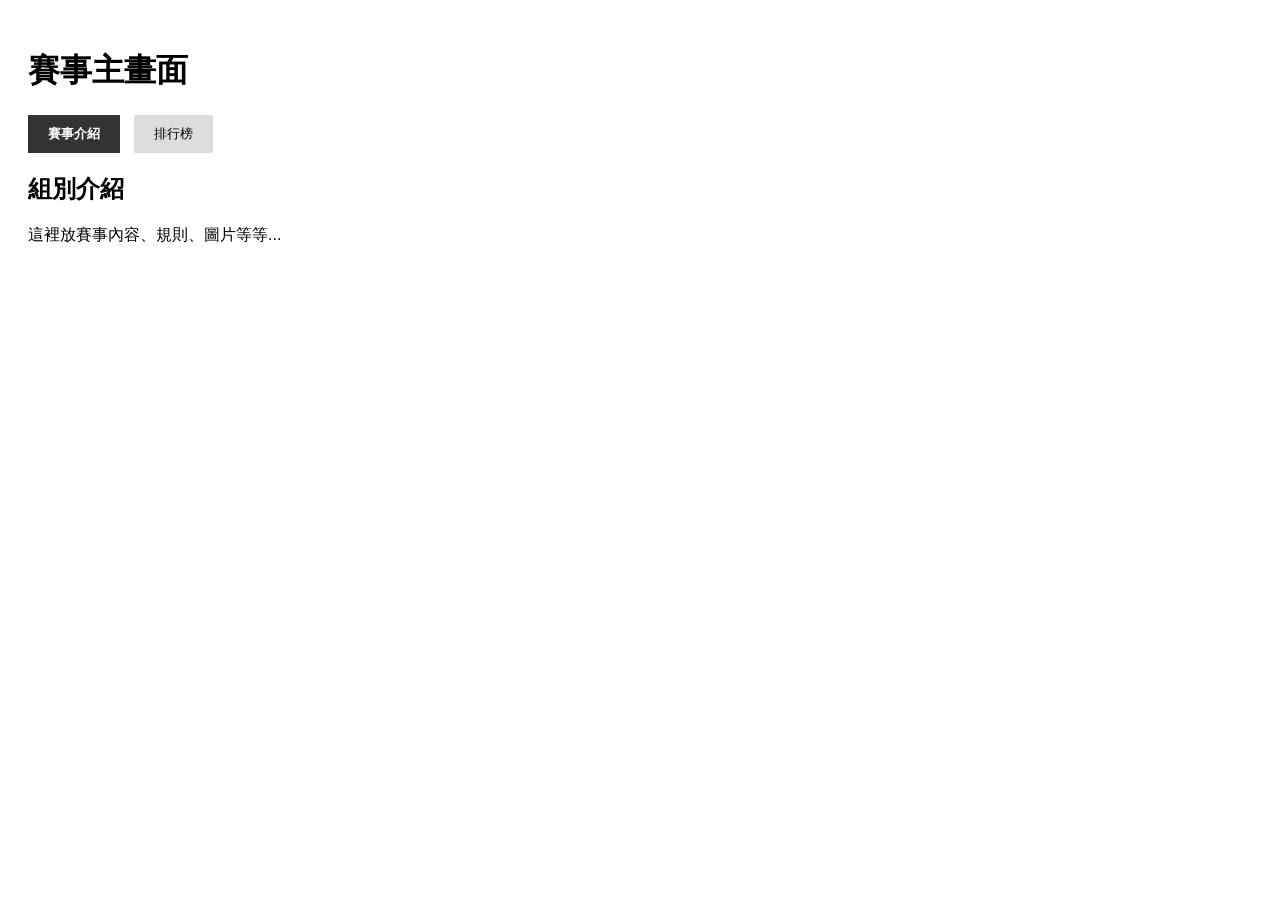
<file: exe/main/index.html>
<!DOCTYPE html>
<html lang="zh-Hant">
<head>
  <meta charset="UTF-8">
  <title>賽事主頁</title>

  <!-- 主網站 CSS -->
  <link rel="stylesheet" href="main.css">
</head>

<body>
  <h1>賽事主畫面</h1>

  <!-- 頁籤 -->
  <div id="tabs">
    <button class="active" data-target="intro">賽事介紹</button>
    <button data-target="leaderboard">排行榜</button>
  </div>

  <!-- 介紹內容 -->
  <div id="intro">
    <h2>組別介紹</h2>
    <p>這裡放賽事內容、規則、圖片等等...</p>
  </div>

  <!-- 排行榜 iframe（預設隱藏） -->
  <iframe
    id="leaderboard-frame"
    src="../leaderboard/leaderboard.html"
    style="display:none; width:100%; height:900px; border:none;">
  </iframe>

  <!-- 主網站 JS -->
  <script src="main.js"></script>
</body>
</html>
</file>
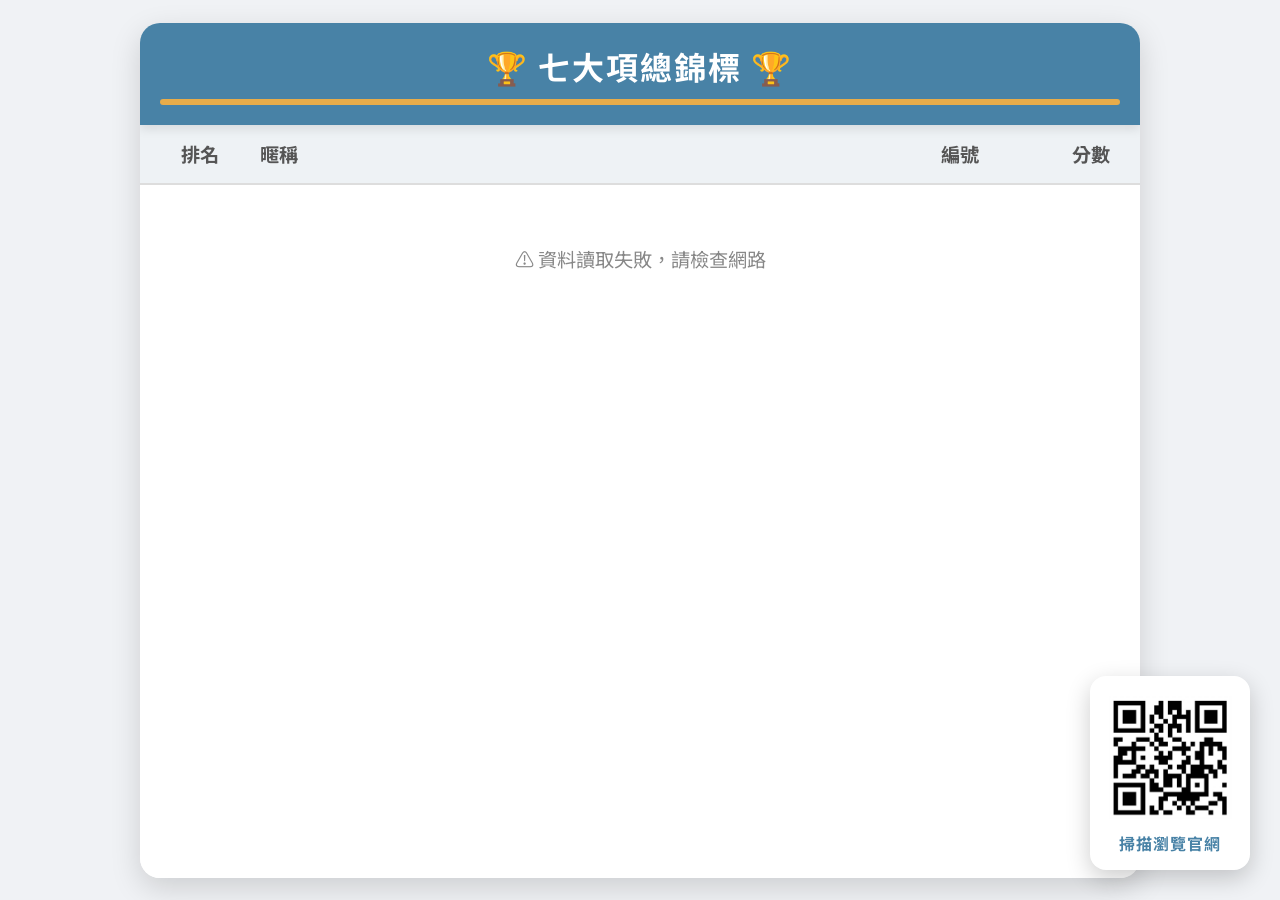
<file: exe/leaderboard/leaderboard.html>
<!DOCTYPE html>
<html lang="zh-Hant">
<head>
    <meta charset="UTF-8">
    <meta name="viewport" content="width=device-width, initial-scale=1.0">
    <title>ExErcise 賽事即時戰況</title>
    <link rel="stylesheet" href="lb-style.css">
    <link href="https://fonts.googleapis.com/css2?family=Noto+Sans+TC:wght@400;700&family=Permanent+Marker&display=swap" rel="stylesheet">
</head>
<body>

    <div class="lb-container">
        <header class="lb-top-header">
            <h1 id="current-category-title">載入中...</h1>
            <div class="progress-bar-container">
                <div class="progress-bar" id="progress-bar"></div>
            </div>
        </header>

        <div class="lb-list-header">
            <span class="col-rank">排名</span>
            <span class="col-name">暱稱</span>
            <span class="col-number">編號</span>
            <span class="col-score">分數</span>
        </div>

        <div id="leaderboard-data" class="lb-list-body">
            </div>
    </div>
    <div class="qr-code-fixed-box">
        <div class="qr-img-wrapper">
            <img src="../img/qr.jpg" alt="掃描瀏覽官網">
        </div>
        <p class="qr-label">掃描瀏覽官網</p>
    </div>

    <script src="lb-script.js"></script>
</body>
</html>
</file>
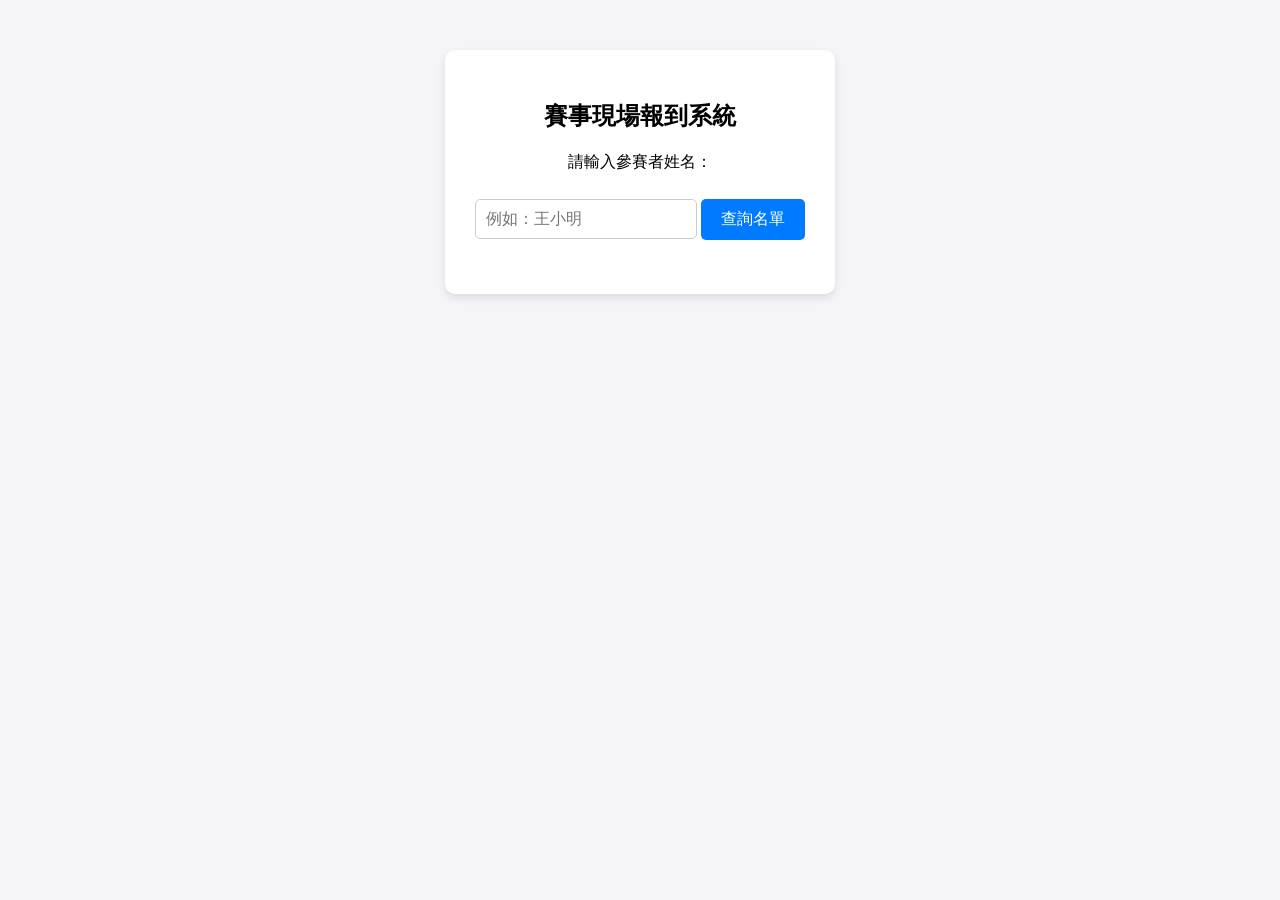
<file: exe/name/name.html>
<!DOCTYPE html>
<html lang="zh-TW">
<head>
  <meta charset="UTF-8">
  <meta name="viewport" content="width=device-width, initial-scale=1.0">
  <title>賽事現場報到系統</title>
  <style>
    body { font-family: "微軟正黑體", sans-serif; text-align: center; margin-top: 50px; background-color: #f4f4f9; }
    .container { background: white; padding: 30px; border-radius: 10px; box-shadow: 0 4px 8px rgba(0,0,0,0.1); display: inline-block; }
    input { padding: 10px; font-size: 16px; border: 1px solid #ccc; border-radius: 5px; outline: none; margin: 5px 0; }
    button { padding: 10px 20px; font-size: 16px; cursor: pointer; background-color: #007BFF; color: white; border: none; border-radius: 5px; margin-top: 10px; }
    button:hover { background-color: #0056b3; }
    #result { margin-top: 20px; font-weight: bold; font-size: 18px; }
    
    /* 手環區域預設隱藏 */
    #wristbandSection { display: none; margin-top: 20px; padding-top: 20px; border-top: 1px dashed #ccc; }
    .success-btn { background-color: #28a745; }
    .success-btn:hover { background-color: #218838; }
  </style>
</head>
<body>

  <div class="container">
    <h2>賽事現場報到系統</h2>
    
    <div>
      <p>請輸入參賽者姓名：</p>
      <input type="text" id="nameInput" placeholder="例如：王小明">
      <button onclick="checkRegistration()">查詢名單</button>
    </div>

    <div id="result"></div>

    <div id="wristbandSection">
      <p>確認為參賽者！請輸入發放的手環編號：</p>
      <input type="text" id="wristbandInput" placeholder="例如：A001">
      <br>
      <button class="success-btn" onclick="submitWristband()">確認發放並寫入系統</button>
    </div>
  </div>

  <script>
    // ⚠️ 貼上你的 GAS 網址
    const gasUrl = 'https://script.google.com/macros/s/AKfycbxaPgm7FCWLkyXYEbzWAq3qX2V8bbG8FnoKhIoogrvI4gAX_CIdyHAo0UgoHWA3rv5N/exec'; 
    let currentConfirmedName = ""; // 用來記住剛剛查詢成功的名字

    // 查詢功能
    function checkRegistration() {
      const name = document.getElementById('nameInput').value.trim();
      const resultDiv = document.getElementById('result');
      const wristbandSection = document.getElementById('wristbandSection');
      
      if (!name) {
        resultDiv.innerHTML = "請先輸入姓名喔！";
        resultDiv.style.color = "red";
        return;
      }

      resultDiv.innerHTML = "資料查詢中，請稍候...";
      resultDiv.style.color = "#666";
      wristbandSection.style.display = "none"; // 查詢時先隱藏手環區

      // 注意網址後面多加了 action=check
      fetch(`${gasUrl}?action=check&name=${name}`)
        .then(response => response.json())
        .then(data => {
          if (data.found) {
            resultDiv.innerHTML = `✅ 查詢成功！「${name}」在名單內。`;
            resultDiv.style.color = "green";
            
            // 記住名字並顯示手環輸入框
            currentConfirmedName = name;
            wristbandSection.style.display = "block";
            document.getElementById('wristbandInput').value = ""; // 清空手環輸入框
            document.getElementById('wristbandInput').focus();
          } else {
            resultDiv.innerHTML = `❌ 找不到「${name}」的資料。`;
            resultDiv.style.color = "red";
          }
        })
        .catch(error => {
          resultDiv.innerHTML = "系統發生錯誤，請稍後再試。";
          console.error('Error:', error);
        });
    }

    // 寫入手環編號功能
    function submitWristband() {
      const wristband = document.getElementById('wristbandInput').value.trim();
      const resultDiv = document.getElementById('result');
      const wristbandSection = document.getElementById('wristbandSection');

      if (!wristband) {
        alert("請輸入手環編號！");
        return;
      }

      resultDiv.innerHTML = "手環編號寫入中，請稍候...";
      resultDiv.style.color = "#666";
      
      // 注意網址後面換成了 action=update，並把姓名跟手環編號一起傳過去
      fetch(`${gasUrl}?action=update&name=${currentConfirmedName}&wristband=${wristband}`)
        .then(response => response.json())
        .then(data => {
          if (data.success) {
            resultDiv.innerHTML = `🎉 報到完成！「${currentConfirmedName}」的手環編號 (${wristband}) 已寫入系統。`;
            resultDiv.style.color = "blue";
            wristbandSection.style.display = "none"; // 寫入成功後隱藏手環區
            document.getElementById('nameInput').value = ""; // 清空姓名框，準備接待下一位
          } else {
            resultDiv.innerHTML = "❌ 寫入失敗，請確認資料後重試。";
            resultDiv.style.color = "red";
          }
        })
        .catch(error => {
          resultDiv.innerHTML = "寫入時發生錯誤，請稍後再試。";
          console.error('Error:', error);
        });
    }
  </script>

</body>
</html>
</file>
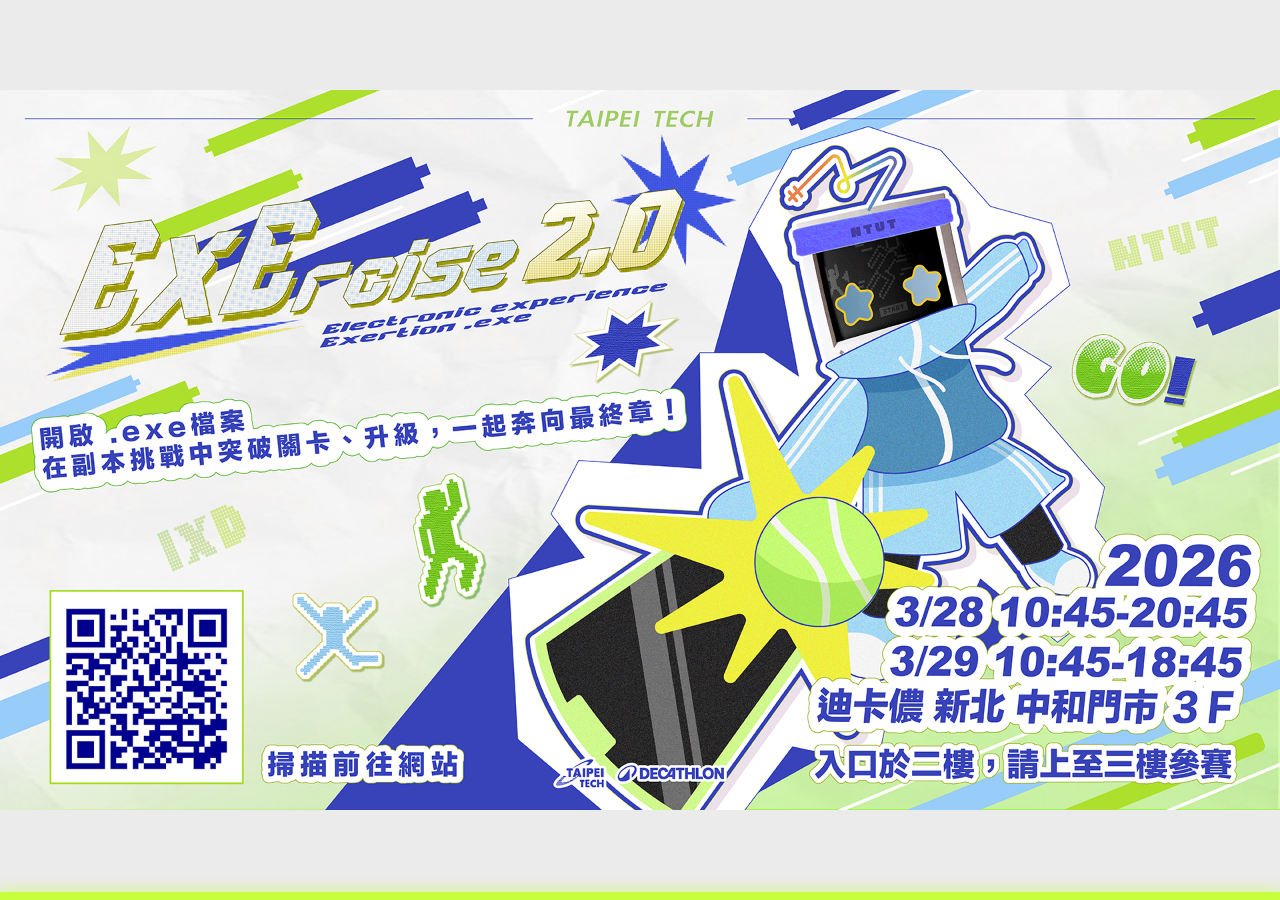
<file: exe/exe12345678/leaderboard 2.0/leaderboard.html>
<!DOCTYPE html>
<html lang="zh-Hant">
<head>
    <meta charset="UTF-8">
    <meta name="viewport" content="width=device-width, initial-scale=1.0">
    <title>ExErcise 賽事即時戰況</title>
    <link rel="stylesheet" href="lb-style.css">
    <link href="https://fonts.googleapis.com/css2?family=Noto+Sans+TC:wght@400;700&family=Permanent+Marker&display=swap" rel="stylesheet">
</head>
<body>
    <div class="lb-container">
        <header class="lb-top-header">
            <h1 id="current-category-title">載入中...</h1>
            <div class="progress-bar-container">
                <div class="progress-bar" id="progress-bar"></div>
            </div>
        </header>

        <div id="leaderboard-data" class="lb-list-body">
            <div class="status-msg">載入中...</div>
        </div>
    </div>

    <div class="right-sidebar">
        <div class="qr-code-box">
            <div class="qr-item">
                <div class="qr-img-wrapper">
                    <img src="img/qr.jpg" alt="掃描瀏覽官網">
                </div>
                <p class="qr-label">ExE2.0官方網站</p>
            </div>

            <div class="qr-item">
                <div class="qr-img-wrapper">
                    <img src="img/dcn.jpg" alt="迪卡儂官方會員">
                </div>
                <p class="qr-label">迪卡儂官方會員</p>
            </div>
        </div>
    </div>
    <div id="key-visual-screen" class="active">
        <img src="img/lll.webp" alt="大會主視覺">
        
        <div class="kv-progress-container">
            <div class="kv-progress-bar" id="kv-progress-bar"></div>
        </div>
    </div>

    <script src="lb-script.js"></script>
</body>

    <script src="lb-script.js"></script>
</body>
</html>
</file>
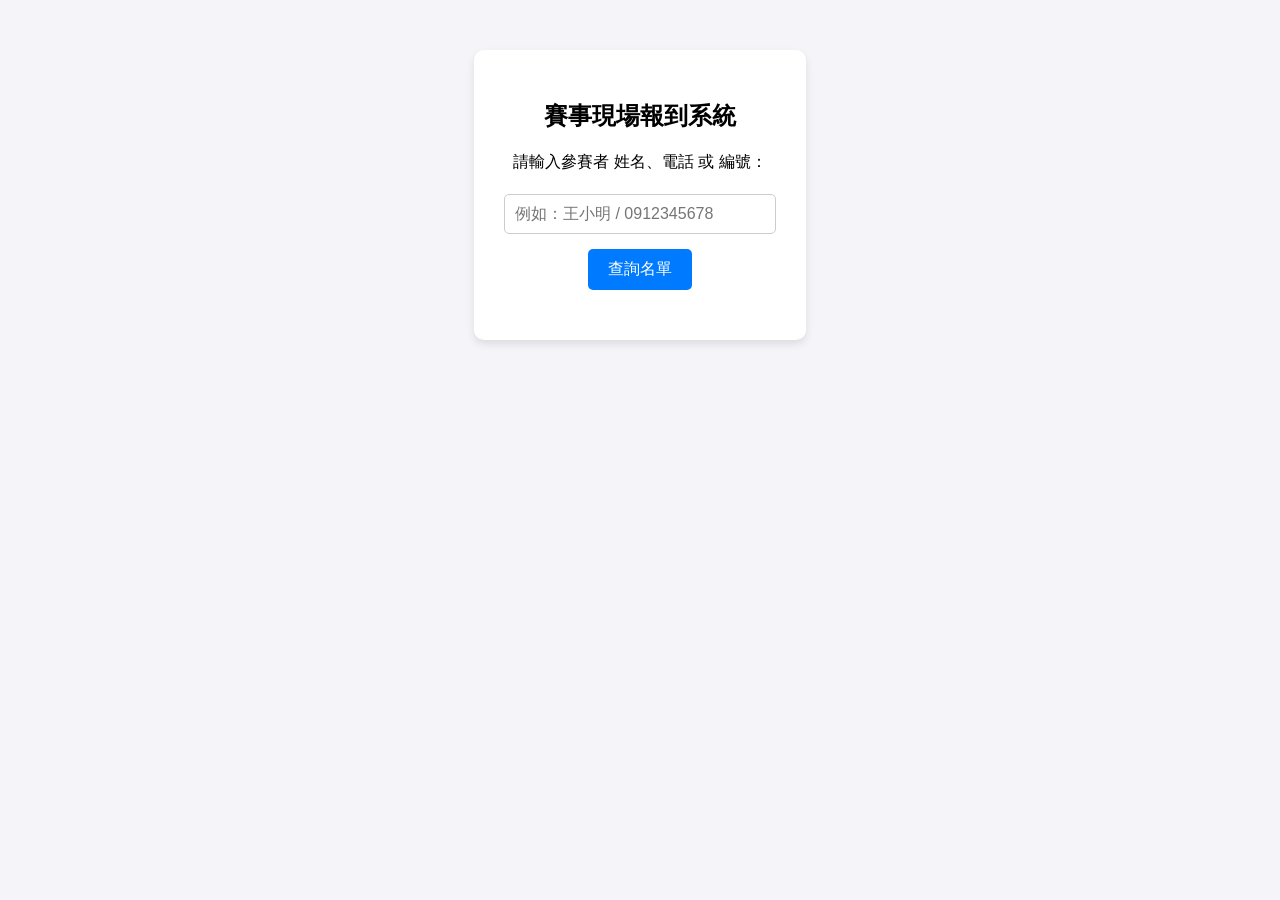
<file: exe/exe12345678/name/name.html>
<!DOCTYPE html>
<html lang="zh-TW">
<head>
  <meta charset="UTF-8">
  <meta name="viewport" content="width=device-width, initial-scale=1.0">
  <title>賽事現場報到系統</title>
  <style>
    body { font-family: "微軟正黑體", sans-serif; text-align: center; margin-top: 50px; background-color: #f4f4f9; }
    .container { background: white; padding: 30px; border-radius: 10px; box-shadow: 0 4px 8px rgba(0,0,0,0.1); display: inline-block; max-width: 90%; }
    input { padding: 10px; font-size: 16px; border: 1px solid #ccc; border-radius: 5px; outline: none; margin: 5px 0; width: 250px; }
    button { padding: 10px 20px; font-size: 16px; cursor: pointer; background-color: #007BFF; color: white; border: none; border-radius: 5px; margin-top: 10px; }
    button:hover { background-color: #0056b3; }
    #result { margin-top: 20px; font-weight: bold; font-size: 18px; }
    
    /* 手環區域預設隱藏 */
    #wristbandSection { display: none; margin-top: 20px; padding-top: 20px; border-top: 1px dashed #ccc; }
    .success-btn { background-color: #28a745; }
    .success-btn:hover { background-color: #218838; }
  </style>
</head>
<body>

  <div class="container">
    <h2>賽事現場報到系統</h2>
    
    <div>
      <p>請輸入參賽者 姓名、電話 或 編號：</p>
      <input type="text" id="searchInput" placeholder="例如：王小明 / 0912345678">
      <br>
      <button onclick="checkRegistration()">查詢名單</button>
    </div>

    <div id="result"></div>

    <div id="wristbandSection">
      <p id="wristbandHint">確認為參賽者！請輸入發放的手環編號：</p>
      <input type="text" id="wristbandInput" placeholder="例如：A001">
      <br>
      <button class="success-btn" onclick="submitWristband()">確認發放並寫入系統</button>
    </div>
  </div>

  <script>
    // 你的正式版 GAS 網址
    const gasUrl = 'https://script.google.com/macros/s/AKfycbxmzVFQKeO8wIETMpEP0b5mljrGJQwrG4zA9EqQzYyt-oegTh9cn7KkXwg9TUZsUmJA/exec'; 
    let currentQuery = ""; // 記住剛剛查詢成功的字串(可能是電話或編號)

    function checkRegistration() {
      const queryValue = document.getElementById('searchInput').value.trim();
      const resultDiv = document.getElementById('result');
      const wristbandSection = document.getElementById('wristbandSection');
      
      if (!queryValue) {
        resultDiv.innerHTML = "請先輸入查詢資料喔！";
        resultDiv.style.color = "red";
        return;
      }

      resultDiv.innerHTML = "資料查詢中，請稍候...";
      resultDiv.style.color = "#666";
      wristbandSection.style.display = "none"; 

      // 傳送 query 給 GAS
      fetch(`${gasUrl}?action=check&query=${queryValue}`)
        .then(response => response.json())
        .then(data => {
          if (data.found) {
            // 這裡顯示 data.name (GAS 查到的姓名)，這樣工作人員才能核對本人
            resultDiv.innerHTML = `✅ 查詢成功！參賽者「${data.name}」在名單內。`;
            resultDiv.style.color = "green";
            
            currentQuery = queryValue; // 記住搜尋條件，等一下寫入要用
            wristbandSection.style.display = "block";
            document.getElementById('wristbandInput').value = ""; 
            document.getElementById('wristbandInput').focus();
          } else {
            resultDiv.innerHTML = `❌ 找不到「${queryValue}」的相關資料。`;
            resultDiv.style.color = "red";
          }
        })
        .catch(error => {
          resultDiv.innerHTML = "系統發生錯誤，請稍後再試。";
          console.error('Error:', error);
        });
    }

    function submitWristband() {
      const wristband = document.getElementById('wristbandInput').value.trim();
      const resultDiv = document.getElementById('result');
      const wristbandSection = document.getElementById('wristbandSection');

      if (!wristband) {
        alert("請輸入手環編號！");
        return;
      }

      resultDiv.innerHTML = "手環編號寫入中，請稍候...";
      resultDiv.style.color = "#666";
      
      // 帶著 query 和 手環編號 去更新
      fetch(`${gasUrl}?action=update&query=${currentQuery}&wristband=${wristband}`)
        .then(response => response.json())
        .then(data => {
          if (data.success) {
            resultDiv.innerHTML = `🎉 報到完成！手環編號 (${wristband}) 已寫入系統。`;
            resultDiv.style.color = "blue";
            wristbandSection.style.display = "none"; 
            document.getElementById('searchInput').value = ""; // 清空查詢框
          } else {
            resultDiv.innerHTML = "❌ 寫入失敗，請確認資料後重試。";
            resultDiv.style.color = "red";
          }
        })
        .catch(error => {
          resultDiv.innerHTML = "寫入時發生錯誤，請稍後再試。";
          console.error('Error:', error);
        });
    }
  </script>

</body>
</html>
</file>
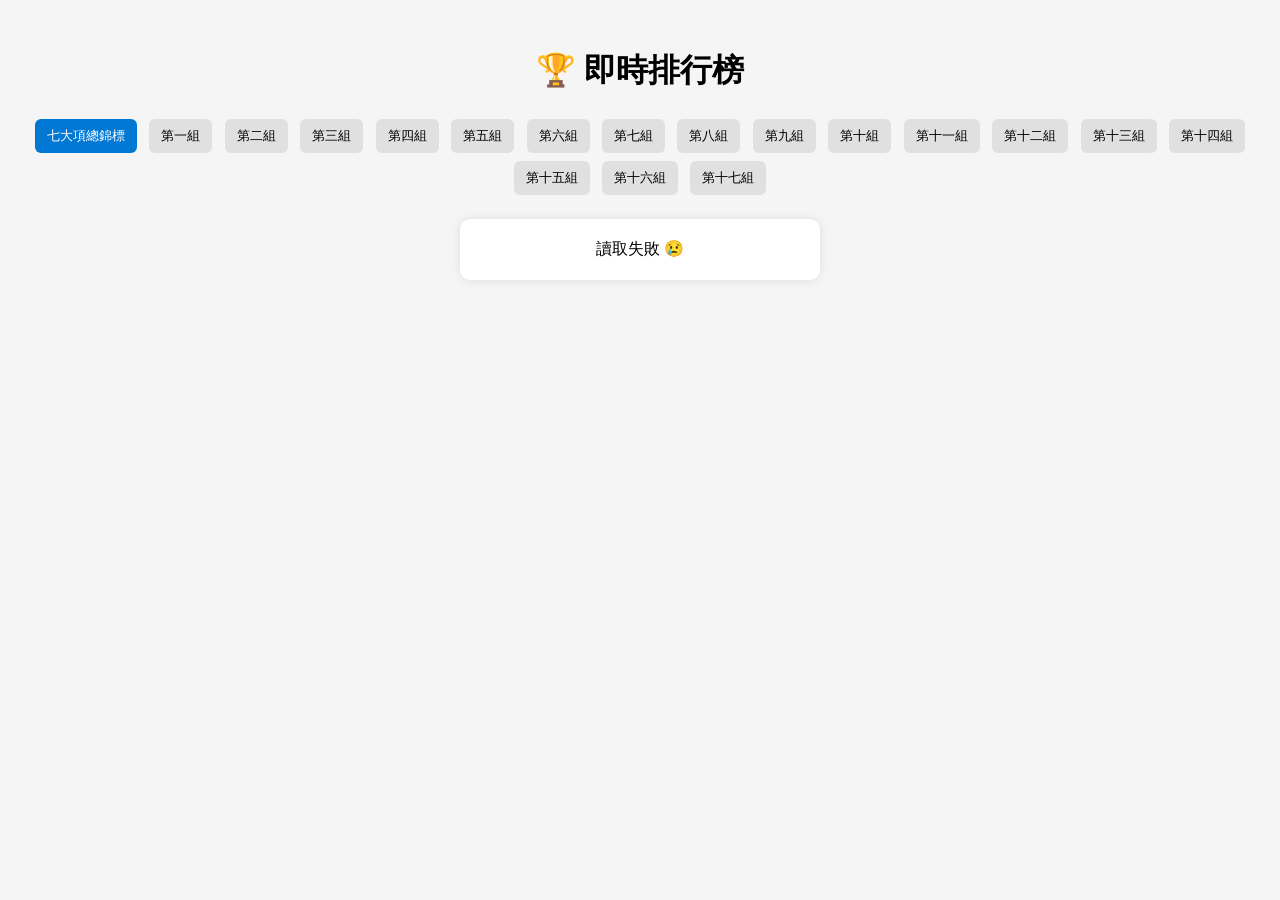
<file: exe/leaderboard/x/leaderboard.html>
<!DOCTYPE html>
<html lang="zh-Hant">
<head>
  <meta charset="UTF-8">
  <meta name="viewport" content="width=device-width, initial-scale=1.0">
  <title>即時排行榜</title>
  <link rel="stylesheet" href="leaderboard.css">
  <script src="leaderboard.js"></script>
</head>

<body>
  <h1>🏆 即時排行榜</h1>

  <!-- 組別切換標籤 -->
  <div id="tabs">
    <button data-sheet="七大項總錦標" class="active">七大項總錦標</button>
    <button data-sheet="第一組分數計算">第一組</button>
    <button data-sheet="第二組分數計算">第二組</button>
    <button data-sheet="第三組分數計算">第三組</button>
    <button data-sheet="第四組分數計算">第四組</button>
    <button data-sheet="第五組分數計算">第五組</button>
    <button data-sheet="第六組分數計算">第六組</button>
    <button data-sheet="第七組分數計算">第七組</button>
    <button data-sheet="第八組分數計算">第八組</button>
    <button data-sheet="第九組分數計算">第九組</button>
    <button data-sheet="第十組分數計算">第十組</button>
    <button data-sheet="第十一組分數計算">第十一組</button>
    <button data-sheet="第十二組分數計算">第十二組</button>
    <button data-sheet="第十三組分數計算">第十三組</button>
    <button data-sheet="第十四組分數計算">第十四組</button>
    <button data-sheet="第十五組分數計算">第十五組</button>
    <button data-sheet="第十六組分數計算">第十六組</button>
    <button data-sheet="第十七組分數計算">第十七組</button>
  </div>

  <!-- 排行榜區 -->
  <div id="leaderboard">載入中...</div>

  <script src="leaderboard.js"></script>
</body>
</html>
</file>
<file: exe/main/main.css>
body {
  font-family: "Microsoft JhengHei", sans-serif;
  padding: 20px;
}

/* 標籤列 */
#tabs {
  margin-bottom: 20px;
}

#tabs button {
  padding: 10px 20px;
  border: none;
  background: #ddd;
  cursor: pointer;
  margin-right: 10px;
}

#tabs button.active {
  background: #333;
  color: white;
  font-weight: bold;
}
</file>
<file: exe/leaderboard/lb-style.css>
/* =========================================
   全域設定
   ========================================= */
* {
    box-sizing: border-box;
    margin: 0;
    padding: 0;
}

body {
    font-family: "Noto Sans TC", sans-serif;
    background-color: #f0f2f5;
    color: #333;
    height: 100vh;
    overflow: hidden; /* 禁止捲動，適合展示螢幕 */
    display: flex;
    justify-content: center;
    align-items: center;
}

/* =========================================
   容器佈局
   ========================================= */
.lb-container {
    width: 95%;
    max-width: 1000px;
    height: 95vh;
    background: #ffffff;
    border-radius: 20px;
    box-shadow: 0 10px 30px rgba(0,0,0,0.15);
    display: flex;
    flex-direction: column;
    overflow: hidden;
}

/* =========================================
   頂部標題區 (含進度條)
   ========================================= */
.lb-top-header {
    background: #4882A6;
    color: #ffffff;
    padding: 20px;
    text-align: center;
    position: relative;
    box-shadow: 0 4px 10px rgba(0,0,0,0.1);
    z-index: 10;
}

.lb-top-header h1 {
    font-size: 2rem;
    font-weight: bold;
    letter-spacing: 2px;
    margin-bottom: 10px;
}

/* 進度條容器 */
.progress-bar-container {
    width: 100%;
    height: 6px;
    background-color: rgba(255, 255, 255, 0.3);
    border-radius: 3px;
    overflow: hidden;
    margin-top: 10px;
}

/* 進度條動畫 */
.progress-bar {
    height: 100%;
    background-color: #E7AC4A; /* 金黃色進度條 */
    width: 0%;
    /* 動畫在 JS 中動態重置 */
}

/* =========================================
   排行榜列表樣式
   ========================================= */
.lb-list-header {
    display: grid;
    grid-template-columns: 80px 1fr 100px 100px; /* 調整欄位寬度 */
    gap: 10px;
    padding: 15px 20px;
    background-color: #eef2f5;
    font-weight: bold;
    color: #555;
    border-bottom: 2px solid #ddd;
    font-size: 1.2rem;
}

.col-rank { text-align: center; }
.col-name { text-align: left; padding-left: 10px;}
.col-number { text-align: center; }
.col-score { text-align: right; padding-right: 10px;}

.lb-list-body {
    flex: 1;
    overflow-y: auto; /* 內容過多時可滾動 */
    padding: 10px 0;
    background-color: #fff;
}

/* 隱藏捲軸但保留功能 */
.lb-list-body::-webkit-scrollbar {
    width: 6px;
}
.lb-list-body::-webkit-scrollbar-thumb {
    background-color: #ccc;
    border-radius: 3px;
}

/* 單一玩家列 */
.lb-player {
    display: grid;
    grid-template-columns: 80px 1fr 100px 100px;
    gap: 10px;
    padding: 15px 20px;
    border-bottom: 1px solid #eee;
    align-items: center;
    font-size: 1.1rem;
    transition: background 0.2s;
    animation: slideIn 0.5s ease forwards;
    opacity: 0;
}

/* 前三名特別樣式 */
/* 第一名 (金) */
.lb-player.rank-1 .lb-rank-num {
    color: #d4af37;
    font-size: 1.8rem;
}

/* 第二名 (銀) */
.lb-player.rank-2 .lb-rank-num {
    color: #c0c0c0;
    font-size: 1.8rem;
}

/* 第三名 (銅) */
.lb-player.rank-3 .lb-rank-num {
    color: #cd7f32;
    font-size: 1.8rem;
}

.lb-player:nth-child(odd) { background-color: #f9f9f9; }

.lb-rank-num {
    font-family: "Arial Black", "Impact", sans-serif;
    
    text-align: center;
    font-weight: 900; /* 極粗 */
    font-style: italic; /* 傾斜更有動感 */
    letter-spacing: -1px; /* 字距緊一點 */
    color: #4882A6;
}

.lb-player-name { font-weight: bold; color: #333; padding-left: 10px; }
.lb-player-num { color: #888; text-align: center; font-size: 0.95rem; }
.lb-player-score { font-weight: bold; color: #E7AC4A; text-align: right; padding-right: 10px; }

/* 進場動畫 */
@keyframes slideIn {
    from { opacity: 0; transform: translateY(20px); }
    to { opacity: 1; transform: translateY(0); }
}

/* 載入中/無資料文字 */
.status-msg {
    text-align: center;
    padding: 50px;
    color: #888;
    font-size: 1.2rem;
}
/* =========================================
   🔥 新增：右下角固定 QR Code 樣式
   ========================================= */
.qr-code-fixed-box {
    position: fixed; /* 固定定位，不隨頁面捲動 */
    bottom: 30px;    /* 距離底部 30px */
    right: 30px;     /* 距離右側 30px */
    background-color: #ffffff; /* 白色背景確保好掃描 */
    padding: 15px;   /* 內距，讓圖片不要貼邊 */
    border-radius: 16px; /* 圓角設計 */
    box-shadow: 0 8px 25px rgba(0,0,0,0.2); /* 強烈的陰影讓它浮起來 */
    text-align: center; /* 文字置中 */
    z-index: 100;    /* 確保在最上層 */
    /* 稍微傾斜一點點增加動態感 (選用) */
    /* transform: rotate(-2deg); */ 
}

/* QR Code 圖片容器 (確保是正方形) */
.qr-img-wrapper {
    width: 130px;  /* 設定寬度 (可自行調整大小) */
    height: 130px; /* 設定高度跟寬度一樣 */
    background: #f0f0f0; /* 圖片載入前的暫時背景色 */
    border-radius: 8px;
    overflow: hidden;
    margin-bottom: 10px; /* 與下方文字的距離 */
}

/* QR Code 圖片本體 */
.qr-img-wrapper img {
    width: 100%;
    height: 100%;
    object-fit: cover; /* 填滿容器 */
    display: block; /* 消除圖片底部預設留白 */
}

/* 下方提示文字 */
.qr-label {
    font-size: 1rem;
    font-weight: bold;
    color: #4882A6; /* 使用你的主題藍色 */
    letter-spacing: 1px;
    margin: 0;
}

/* --- 針對小螢幕的優化 (選用) --- */
/* 如果螢幕高度比較矮，稍微縮小一點避免擋到太多資料 */
@media (max-height: 700px) {
    .qr-code-fixed-box {
        bottom: 15px;
        right: 15px;
        padding: 10px;
    }
    .qr-img-wrapper {
        width: 100px;
        height: 100px;
    }
    .qr-label {
        font-size: 0.9rem;
    }
}
</file>
<file: exe/exe12345678/leaderboard 2.0/lb-style.css>
/* =========================================
   引入自訂像素字體 (Cubic 11)
   ========================================= */
@font-face {
    font-family: 'Cubic11';
    src: url('fonts/Cubic_11.ttf') format('truetype');
    font-weight: normal;
    font-style: normal;
}

/* =========================================
   全域設定
   ========================================= */
* {
    box-sizing: border-box;
    margin: 0;
    padding: 0;
}

body {
    font-family: "Noto Sans TC", sans-serif;
    background-color: #f0f0f0; 
    color: #333;
    height: 100vh;
    overflow: hidden; 
    display: flex;
    flex-direction: row;        /* 🌟 核心：改為橫向排列 */
    justify-content: space-between; 
    align-items: center;
    padding: 0 2%;              /* 左右邊界留白 */
    gap: 2%;                    /* 排行榜跟右側欄的間距 */
}

/* =========================================
   容器佈局
   ========================================= */
.lb-container {
    flex: 1;                    /* 🌟 自動佔滿左側所有剩餘空間 */
    height: 95vh;
    background: #ffffff;
    border-radius: 24px;
    border: 4px solid #3643BA; 
    box-shadow: 0 15px 40px rgba(54, 67, 186, 0.2); 
    display: flex;
    flex-direction: column;
    overflow: hidden;
}

/* =========================================
   頂部標題區 (含進度條)
   ========================================= */
.lb-top-header {
    background: #3643BA; /* 🌟 換成主題紫 */
    color: #ffffff;
    padding: 25px 20px;
    text-align: center;
    position: relative;
    z-index: 10;
}

.lb-top-header h1 {
    font-family: 'Cubic11', "Noto Sans TC", sans-serif; /* 🌟 套用像素字體 */
    color: #C7FF3C; 
    font-size: 1.5rem;
    letter-spacing: 3px;
    margin-bottom: 15px;
    text-shadow: 2px 2px 0px rgba(0,0,0,0.3); /* 像素陰影 */
}

/* 進度條容器 */
.progress-bar-container {
    width: 100%;
    height: 8px; /* 稍微加粗一點 */
    background-color: rgba(255, 255, 255, 0.2);
    border-radius: 4px;
    overflow: hidden;
    margin-top: 10px;
}

/* 進度條動畫 */
.progress-bar {
    height: 100%;
    background-color: #C7FF3C; /* 🌟 換成主題螢光綠 */
    box-shadow: 0 0 10px rgba(199, 255, 60, 0.8); /* 加上發光特效 */
    width: 0%;
}

/* =========================================
   排行榜列表樣式
   ========================================= */
.lb-list-header {
    display: grid;
    grid-template-columns: 80px 1fr 100px 100px;
    gap: 10px;
    padding: 15px 20px;
    background-color: #ffffff;
    
    /* 🌟 表頭也套用像素字體與紫色 */
    font-family: 'Cubic11', "Noto Sans TC", sans-serif;
    color: #3643BA; 
    border-bottom: 3px solid #3643BA; 
    font-size: 1.2rem;
}

.col-rank { text-align: center; }
.col-name { text-align: left; padding-left: 10px;}
.col-number { text-align: center; }
.col-score { text-align: right; padding-right: 10px;}


/* 🌟 移除原本 lb-list-body 內建的捲軸與 padding，交給雙欄系統控制 */
.lb-list-body {
    flex: 1;
    overflow: hidden; 
    background-color: #fff;
    display: flex;
    flex-direction: column;
}
/* 🌟 新增：雙欄內部專屬的各組小標題 */
.col-group-title {
    background-color: #3643BA;
    color: #ffffff;
    text-align: center;
    padding: 12px 10px;
    font-family: 'Cubic11', "Noto Sans TC", sans-serif;
    font-size: 1.5rem;
    letter-spacing: 1px;
    border-bottom: 2px solid #ffffff; /* 加一條白線與下方表頭做區隔 */
}
/* =========================================
   🔥 雙欄排行榜專屬排版 (由 JS 生成)
   ========================================= */
.lb-dual-columns {
    display: flex;
    flex-direction: row;
    width: 100%;
    height: 100%;
    background-color: #ffffff;
}

.lb-col {
    flex: 1;           /* 左右各佔 50% */
    display: flex;
    flex-direction: column;
    border-right: 2px dashed rgba(54, 67, 186, 0.2); /* 兩欄中間加一條虛線分隔 */
}
.lb-col:last-child {
    border-right: none; /* 右邊那一欄的右側不需要虛線 */
}

.lb-col-body {
    flex: 1;
    overflow-y: hidden;
    padding-bottom: 20px;
}

/* 獨立捲軸設定 */
.lb-col-body::-webkit-scrollbar { width: 8px; }
.lb-col-body::-webkit-scrollbar-thumb { background-color: rgba(54, 67, 186, 0.3); border-radius: 4px; }
.lb-col-body::-webkit-scrollbar-thumb:hover { background-color: rgba(54, 67, 186, 0.6); }

/* 單一玩家列微調 (確保在雙欄內不擁擠) */
.lb-player {
    display: grid;
    grid-template-columns: 60px 1fr 90px 90px; /* 稍微縮小寬度比例以適應雙欄 */
    gap: 10px;
    padding: 15px 15px;
    border-bottom: 1px dashed rgba(54, 67, 186, 0.2); 
    align-items: center;
    font-size: 1.1rem;
    animation: slideIn 0.5s ease forwards;
    opacity: 0;
}

.lb-player:nth-child(odd) { background-color: #fcfcfc; }

.lb-rank-num { font-family: 'Cubic11', "Noto Sans TC", sans-serif; text-align: center; color: #3643BA; font-size: 1.2rem; }
.lb-player.rank-1 .lb-rank-num { color: #FFD700; font-size: 1.6rem; text-shadow: 1px 1px 0px #333, -1px -1px 0px #333, 1px -1px 0px #333, -1px 1px 0px #333; }
.lb-player.rank-2 .lb-rank-num { color: #E0E0E0; font-size: 1.5rem; text-shadow: 1px 1px 0px #333, -1px -1px 0px #333, 1px -1px 0px #333, -1px 1px 0px #333; }
.lb-player.rank-3 .lb-rank-num { color: #CD7F32; font-size: 1.4rem; text-shadow: 1px 1px 0px #333, -1px -1px 0px #333, 1px -1px 0px #333, -1px 1px 0px #333; }

.lb-player-name { font-weight: bold; color: #333; padding-left: 5px; }
.lb-player-num { color: #888; text-align: center; font-size: 0.95rem; }
.lb-player-score { font-family: 'Roboto', sans-serif; font-weight: 900; color: #3643BA; text-align: right; font-size: 1.2rem; }

/* 進場動畫 */
@keyframes slideIn { from { opacity: 0; transform: translateY(20px); } to { opacity: 1; transform: translateY(0); } }

/* 載入中/無資料文字 */
.status-msg { text-align: center; padding: 50px; color: #888; font-size: 1.2rem; font-family: 'Cubic11', "Noto Sans TC", sans-serif; }

/* =========================================
   🔥 右側專屬側欄 & QR Code (取消固定定位，改為 Flex 佈局)
   ========================================= */
.right-sidebar {
    width: 140px;       /* 🌟 側欄寬度 */
    height: 95vh;       /* 🌟 跟排行榜一樣高 */
    display: flex;
    flex-direction: column;
    justify-content: flex-end; /* 把 QR 推到最底下 */
    flex-shrink: 0;
}

.qr-code-box {
    display: flex;
    flex-direction: column;
    gap: 20px;          /* 兩個 QR code 之間的間距 */
}

.qr-item {
    background-color: #ffffff; 
    padding: 10px;   
    border-radius: 12px; 
    border: 3px solid #3643BA; 
    display: flex;
    flex-direction: column;
    align-items: center;
}

.qr-img-wrapper {
    width: 110px;  
    height: 110px; 
    background: #f0f0f0; 
    border-radius: 8px;
    overflow: hidden;
    margin-bottom: 8px; 
    border: 1px solid #eee;
}

.qr-img-wrapper img { width: 100%; height: 100%; object-fit: cover; display: block; }

.qr-label {
    font-family: 'Cubic11', "Noto Sans TC", sans-serif; 
    font-size: 0.9rem; 
    color: #ffffff;             
    background-color: #3643BA;  
    margin: 0;
    padding: 6px 0px;          
    border-radius: 6px;         
    width: 100%;                
    text-align: center;
    white-space: nowrap; 
}
/* =========================================
   🔥 滿版主視覺畫面 (Key Visual)
   ========================================= */
#key-visual-screen {
    position: fixed;
    top: 0;
    left: 0;
    width: 100vw;
    height: 100vh;
    background-color: #ebebeb;
    z-index: 2000; /* 蓋過所有排行榜跟 QR Code */
    display: flex;
    justify-content: center;
    align-items: center;
    
    /* 預設隱藏，靠 JS 切換 active 來淡入淡出 */
    opacity: 0;
    visibility: hidden;
    transition: opacity 0.6s ease, visibility 0.6s ease;
}

#key-visual-screen.active {
    opacity: 1;
    visibility: visible;
}

/* 主視覺圖片滿版裁切 */
#key-visual-screen img {
    width: 100%;
    height: 100%;
    object-fit: contain;
    display: block;
}

/* 主視覺專屬進度條 (貼在螢幕最下方) */
.kv-progress-container {
    position: absolute;
    bottom: 0;
    left: 0;
    width: 100%;
    height: 8px;
    background-color: rgba(0, 0, 0, 0.4);
}

.kv-progress-bar {
    height: 100%;
    background-color: #C7FF3C;
    box-shadow: 0 0 15px rgba(199, 255, 60, 0.8);
    width: 0%;
}
</file>
<file: exe/leaderboard/x/leaderboard.css>
body {
  font-family: "Noto Sans TC", sans-serif;
  background: #f5f5f5;
  text-align: center;
  padding: 20px;
}

/* 上方切換標籤 */
#tabs {
  margin-bottom: 20px;
}

#tabs button {
  background: #e0e0e0;
  border: none;
  padding: 8px 12px;
  margin: 4px;
  border-radius: 6px;
  cursor: pointer;
  transition: 0.2s;
}

#tabs button:hover {
  background: #d0d0d0;
}

#tabs button.active {
  background: #0078d4;
  color: white;
}

/* 排行榜主體 */
#leaderboard {
  background: white;
  border-radius: 10px;
  box-shadow: 0 0 10px rgba(0,0,0,0.1);
  max-width: 320px;
  margin: auto;
  padding: 20px;
}

.header {
  display: flex;
  justify-content: space-between;
  font-weight: bold;
  color: #333;
  border-bottom: 2px solid #0078d4;
  padding-bottom: 6px;
  margin-bottom: 8px;
}

/* 每位玩家一列 */
.player {
  display: flex;
  justify-content: space-between;
  padding: 6px 0;
  border-bottom: 1px solid #eee;
}

/* 排名樣式 */
.rank {
  font-weight: bold;
  color: #0078d4;
  border-right: 2px solid #ccc; /* 🔹在排名右邊加上直線分隔 */
  padding-right: 8px;            /* 🔹讓文字與線保持距離 */
  margin-right: 8px;             /* 🔹讓線與其他欄位間有空間 */
}

/* ---------- 手機專用樣式 ---------- */
@media (max-width: 480px) {
  h1 {
    font-size: 1.5em;
  }

  #leaderboard {
    width: 95%;
    padding: 15px;
    max-width: none;
  }

  .header span, .player span {
    font-size: 1.1em;
  }

  .player {
    padding: 10px 0;
    flex-wrap: wrap;
  }
}
</file>
